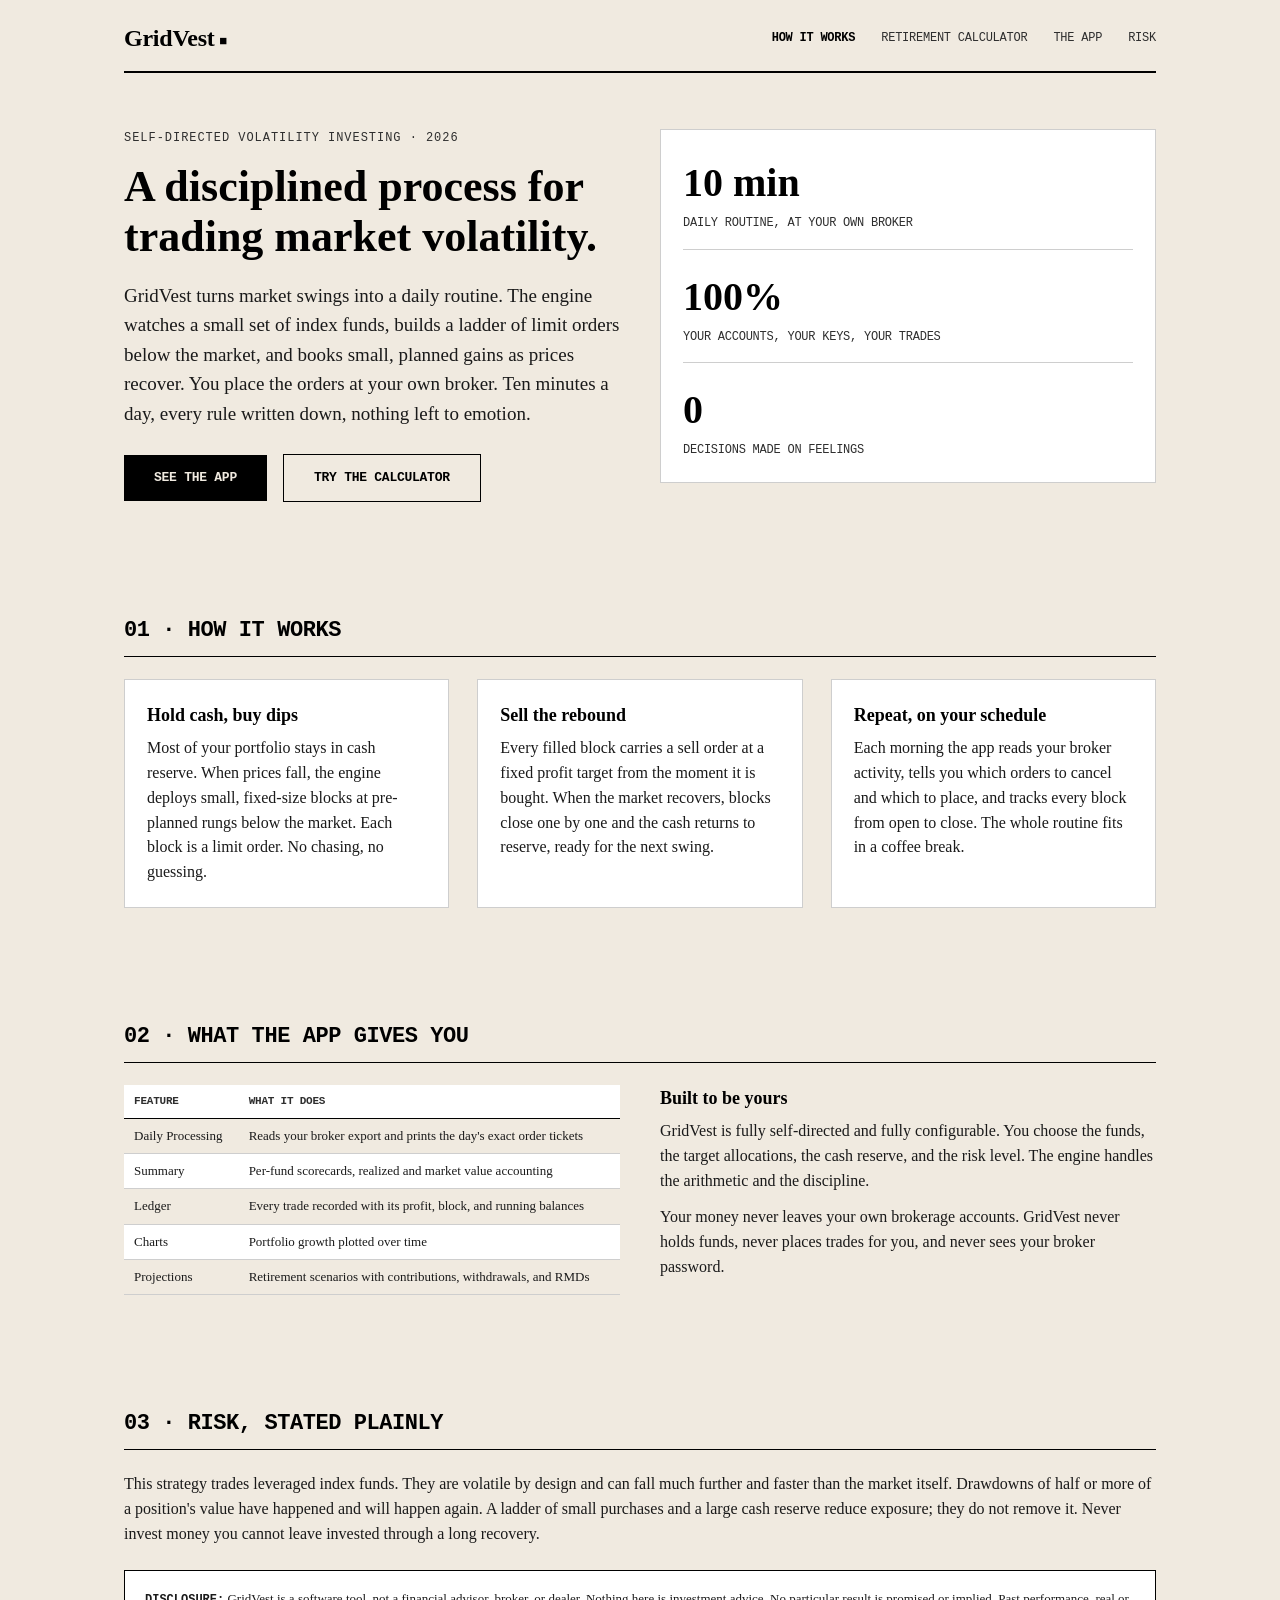
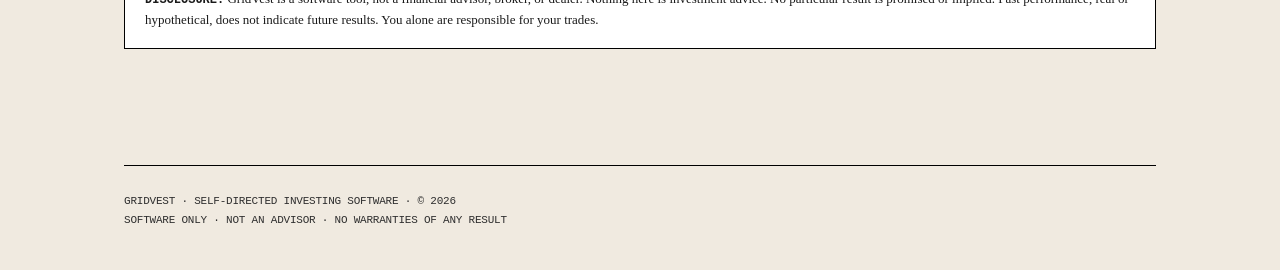
<file: index.html>
<!DOCTYPE html>
<html lang="en">
<head>
<meta charset="utf-8">
<meta name="viewport" content="width=device-width, initial-scale=1">
<title>GridVest · Disciplined Volatility Investing</title>
<link rel="stylesheet" href="theme.css">
</head>
<body>

<div class="wrap">
  <header class="topbar">
    <a class="wordmark" href="index.html">GridVest</a>
    <nav class="mainnav">
      <a href="index.html" class="active">How It Works</a>
      <a href="calculator.html">Retirement Calculator</a>
      <a href="app.html">The App</a>
      <a href="#disclosure">Risk</a>
    </nav>
  </header>

  <section class="block">
    <div class="grid2">
      <div>
        <div class="eyebrow">Self-Directed Volatility Investing · 2026</div>
        <h1 class="hero">A disciplined process for trading market volatility.</h1>
        <p class="lead" style="margin-top:18px">
          GridVest turns market swings into a daily routine. The engine watches a small set
          of index funds, builds a ladder of limit orders below the market, and books small,
          planned gains as prices recover. You place the orders at your own broker. Ten
          minutes a day, every rule written down, nothing left to emotion.
        </p>
        <p style="margin-top:26px">
          <a class="btn" href="app.html">See the app</a>
          &nbsp;&nbsp;
          <a class="btn btn--ghost" href="calculator.html">Try the calculator</a>
        </p>
      </div>
      <div>
        <div class="card">
          <div class="stat">10 min</div>
          <div class="stat-label">Daily routine, at your own broker</div>
          <hr style="border:none;border-top:1px solid var(--line);margin:16px 0">
          <div class="stat">100%</div>
          <div class="stat-label">Your accounts, your keys, your trades</div>
          <hr style="border:none;border-top:1px solid var(--line);margin:16px 0">
          <div class="stat">0</div>
          <div class="stat-label">Decisions made on feelings</div>
        </div>
      </div>
    </div>
  </section>

  <section class="block">
    <h2 class="section">01 · How it works</h2>
    <div class="grid3">
      <div class="card">
        <h3>Hold cash, buy dips</h3>
        <p>Most of your portfolio stays in cash reserve. When prices fall, the engine deploys
        small, fixed-size blocks at pre-planned rungs below the market. Each block is a limit
        order. No chasing, no guessing.</p>
      </div>
      <div class="card">
        <h3>Sell the rebound</h3>
        <p>Every filled block carries a sell order at a fixed profit target from the moment
        it is bought. When the market recovers, blocks close one by one and the cash returns
        to reserve, ready for the next swing.</p>
      </div>
      <div class="card">
        <h3>Repeat, on your schedule</h3>
        <p>Each morning the app reads your broker activity, tells you which orders to cancel
        and which to place, and tracks every block from open to close. The whole routine fits
        in a coffee break.</p>
      </div>
    </div>
  </section>

  <section class="block">
    <h2 class="section">02 · What the app gives you</h2>
    <div class="grid2">
      <div>
        <table class="data">
          <tr><th>Feature</th><th>What it does</th></tr>
          <tr><td>Daily Processing</td><td>Reads your broker export and prints the day's exact order tickets</td></tr>
          <tr><td>Summary</td><td>Per-fund scorecards, realized and market value accounting</td></tr>
          <tr><td>Ledger</td><td>Every trade recorded with its profit, block, and running balances</td></tr>
          <tr><td>Charts</td><td>Portfolio growth plotted over time</td></tr>
          <tr><td>Projections</td><td>Retirement scenarios with contributions, withdrawals, and RMDs</td></tr>
        </table>
      </div>
      <div>
        <h3>Built to be yours</h3>
        <p>GridVest is fully self-directed and fully configurable. You choose the funds, the
        target allocations, the cash reserve, and the risk level. The engine handles the
        arithmetic and the discipline.</p>
        <p style="margin-top:12px">Your money never leaves your own brokerage accounts. GridVest
        never holds funds, never places trades for you, and never sees your broker password.</p>
      </div>
    </div>
  </section>

  <section class="block" id="disclosure">
    <h2 class="section">03 · Risk, stated plainly</h2>
    <p>This strategy trades leveraged index funds. They are volatile by design and can fall
    much further and faster than the market itself. Drawdowns of half or more of a position's
    value have happened and will happen again. A ladder of small purchases and a large cash
    reserve reduce exposure; they do not remove it. Never invest money you cannot leave
    invested through a long recovery.</p>
    <div class="disclosure">
      <strong>Disclosure:</strong> GridVest is a software tool, not a financial advisor,
      broker, or dealer. Nothing here is investment advice. No particular result is promised
      or implied. Past performance, real or hypothetical, does not indicate future results.
      You alone are responsible for your trades.
    </div>
  </section>

  <footer class="site">
    <div class="legal">
      GridVest · Self-Directed Investing Software · © 2026<br>
      Software only · Not an advisor · No warranties of any result
    </div>
  </footer>
</div>

</body>
</html>
</file>
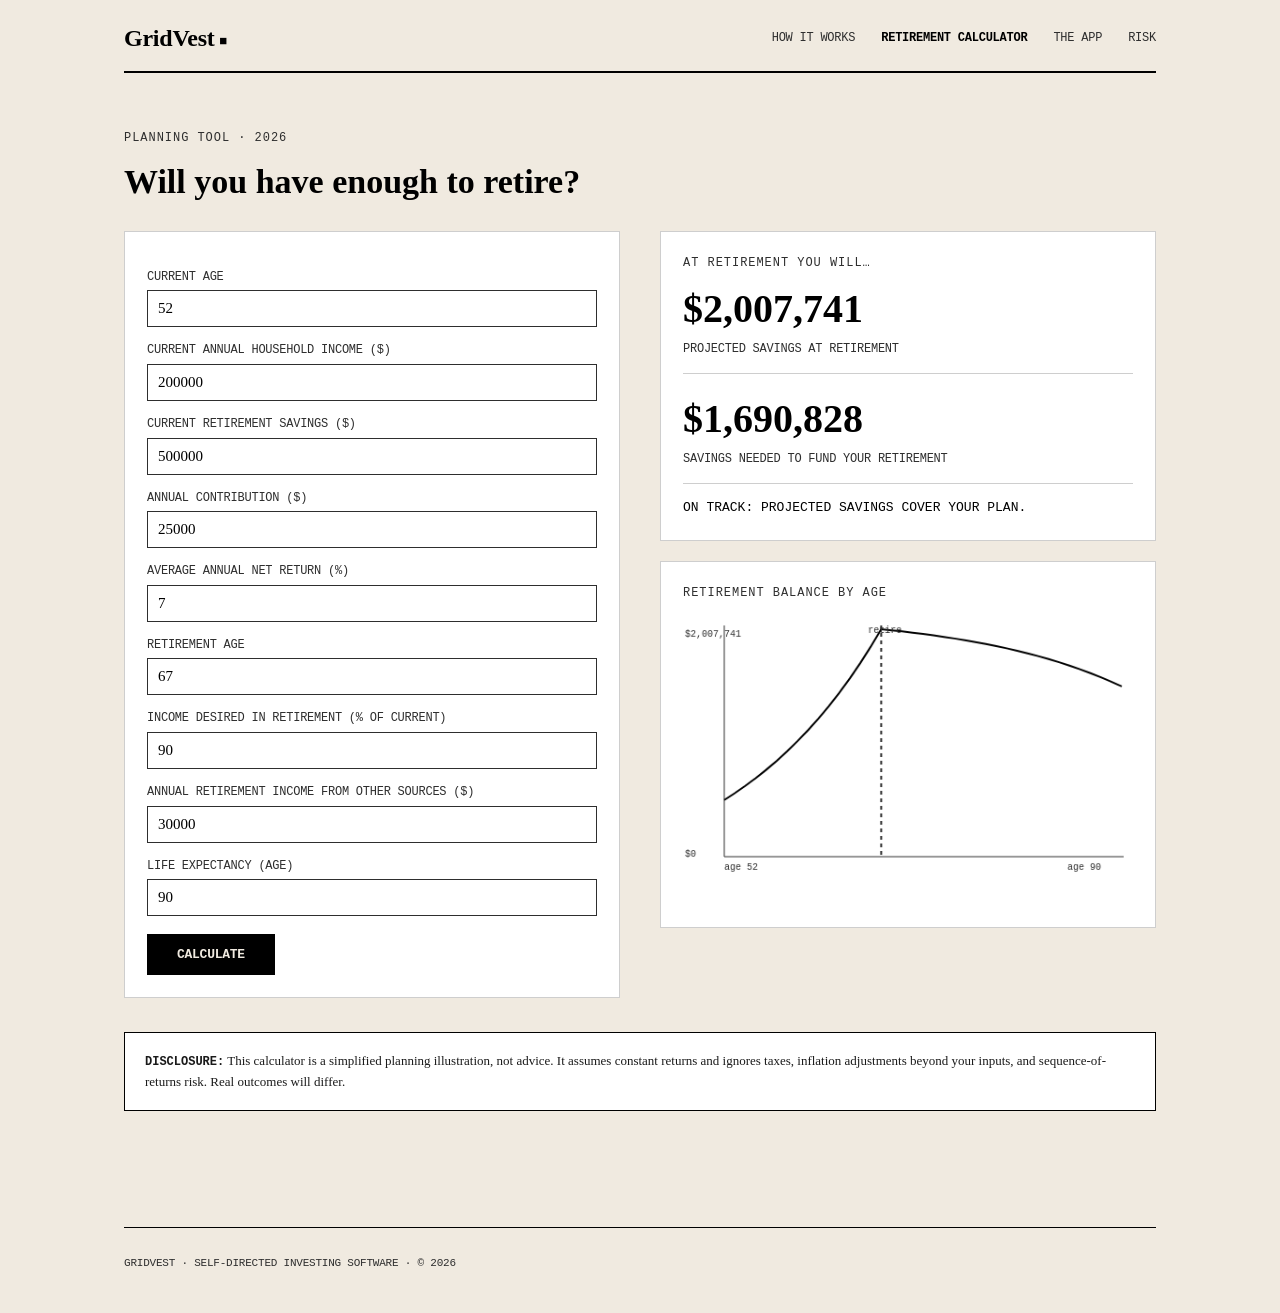
<file: calculator.html>
<!DOCTYPE html>
<html lang="en">
<head>
<meta charset="utf-8">
<meta name="viewport" content="width=device-width, initial-scale=1">
<title>GridVest · Retirement Calculator</title>
<link rel="stylesheet" href="theme.css">
</head>
<body>

<div class="wrap">
  <header class="topbar">
    <a class="wordmark" href="index.html">GridVest</a>
    <nav class="mainnav">
      <a href="index.html">How It Works</a>
      <a href="calculator.html" class="active">Retirement Calculator</a>
      <a href="app.html">The App</a>
      <a href="index.html#disclosure">Risk</a>
    </nav>
  </header>

  <section class="block">
    <div class="eyebrow">Planning Tool · 2026</div>
    <h1 class="hero" style="font-size:34px">Will you have enough to retire?</h1>

    <div class="grid2" style="margin-top:30px">
      <div class="card">
        <label class="field">Current age</label>
        <input type="number" id="age" value="52">
        <label class="field">Current annual household income ($)</label>
        <input type="number" id="income" value="200000">
        <label class="field">Current retirement savings ($)</label>
        <input type="number" id="savings" value="500000">
        <label class="field">Annual contribution ($)</label>
        <input type="number" id="contrib" value="25000">
        <label class="field">Average annual net return (%)</label>
        <input type="number" id="ret" value="7" step="0.5">
        <label class="field">Retirement age</label>
        <input type="number" id="retAge" value="67">
        <label class="field">Income desired in retirement (% of current)</label>
        <input type="number" id="pct" value="90">
        <label class="field">Annual retirement income from other sources ($)</label>
        <input type="number" id="other" value="30000">
        <label class="field">Life expectancy (age)</label>
        <input type="number" id="life" value="90">
        <p style="margin-top:18px"><button class="btn" onclick="calc()">Calculate</button></p>
      </div>

      <div>
        <div class="card" id="resultCard">
          <div class="eyebrow" style="margin-bottom:6px">At retirement you will…</div>
          <div class="stat" id="haveStat">–</div>
          <div class="stat-label">Projected savings at retirement</div>
          <hr style="border:none;border-top:1px solid var(--line);margin:14px 0">
          <div class="stat" id="needStat">–</div>
          <div class="stat-label">Savings needed to fund your retirement</div>
          <hr style="border:none;border-top:1px solid var(--line);margin:14px 0">
          <div style="font-family:var(--font-mono);font-size:13px;text-transform:uppercase" id="verdict"></div>
        </div>
        <div class="card" style="margin-top:20px">
          <div class="eyebrow">Retirement balance by age</div>
          <canvas id="chart" width="480" height="300" style="width:100%"></canvas>
        </div>
      </div>
    </div>

    <div class="disclosure" style="margin-top:34px">
      <strong>Disclosure:</strong> This calculator is a simplified planning illustration, not
      advice. It assumes constant returns and ignores taxes, inflation adjustments beyond your
      inputs, and sequence-of-returns risk. Real outcomes will differ.
    </div>
  </section>

  <footer class="site">
    <div class="legal">GridVest · Self-Directed Investing Software · © 2026</div>
  </footer>
</div>

<script>
const $ = id => document.getElementById(id);
const fmt = n => '$' + Math.round(n).toLocaleString();

function calc() {
  const age = +$('age').value, income = +$('income').value, savings = +$('savings').value;
  const contrib = +$('contrib').value, r = +$('ret').value / 100, retAge = +$('retAge').value;
  const pct = +$('pct').value / 100, other = +$('other').value, life = +$('life').value;

  const needIncome = income * pct;                 // desired retirement income
  const fromInvest = Math.max(0, needIncome - other);

  // Accumulate to retirement
  let bal = savings;
  const series = [{ age, bal }];
  for (let a = age + 1; a <= retAge; a++) { bal = bal * (1 + r) + contrib; series.push({ age: a, bal }); }
  const have = bal;

  // Needed: PV of withdrawals from retirement to life expectancy at return r
  const years = Math.max(1, life - retAge);
  const need = r > 0 ? fromInvest * (1 - Math.pow(1 + r, -years)) / r : fromInvest * years;

  // Drawdown after retirement
  for (let a = retAge + 1; a <= life; a++) { bal = bal * (1 + r) - fromInvest; series.push({ age: a, bal }); }

  $('haveStat').textContent = fmt(have);
  $('needStat').textContent = fmt(need);
  const ok = have >= need;
  $('verdict').textContent = ok
    ? 'On track: projected savings cover your plan.'
    : 'Shortfall: raise contributions, returns, or retirement age.';
  $('verdict').style.color = '#000000';

  drawChart(series, retAge);
}

function drawChart(series, retAge) {
  const c = $('chart'), x = c.getContext('2d');
  const W = c.width, H = c.height, P = 44;
  x.clearRect(0, 0, W, H);
  const vals = series.map(s => s.bal);
  const maxV = Math.max(...vals, 1), minV = Math.min(...vals, 0);
  const X = i => P + (W - P - 12) * i / (series.length - 1);
  const Y = v => H - P + (P + 14 - H) * (v - minV) / (maxV - minV);

  // axes
  x.strokeStyle = '#2E2E2E'; x.lineWidth = 1;
  x.beginPath(); x.moveTo(P, 10); x.lineTo(P, H - P); x.lineTo(W - 10, H - P); x.stroke();
  // zero line
  if (minV < 0) { x.strokeStyle = '#CECECE'; x.beginPath(); x.moveTo(P, Y(0)); x.lineTo(W - 10, Y(0)); x.stroke(); }

  // line
  x.strokeStyle = '#000000'; x.lineWidth = 2; x.beginPath();
  series.forEach((s, i) => i ? x.lineTo(X(i), Y(s.bal)) : x.moveTo(X(i), Y(s.bal)));
  x.stroke();

  // retirement marker
  const ri = series.findIndex(s => s.age === retAge);
  if (ri > 0) {
    x.strokeStyle = '#2E2E2E'; x.setLineDash([4, 4]);
    x.beginPath(); x.moveTo(X(ri), 10); x.lineTo(X(ri), H - P); x.stroke(); x.setLineDash([]);
  }

  // labels
  x.fillStyle = '#2E2E2E'; x.font = '10px Courier New';
  x.fillText(fmt(maxV), 2, Y(maxV) + 8);
  x.fillText(fmt(minV), 2, Y(minV));
  x.fillText('age ' + series[0].age, P, H - P + 14);
  x.fillText('age ' + series[series.length - 1].age, W - 70, H - P + 14);
  if (ri > 0) x.fillText('retire', X(ri) - 14, 10 + 8);
}

calc();
</script>

</body>
</html>
</file>
<file: theme.css>
/* ============================================================
   GRIDVEST DESIGN TOKENS
   Edit this file to rebrand the entire site. Nothing else
   needs to change: every page reads these variables.
   ============================================================ */
:root {
  /* Brand */
  --brand-name: "GridVest";

  /* Surfaces */
  --paper:        #F0EAE0;   /* page background (cream) */
  --paper-alt:    #FFFFFF;   /* alternating table rows / cards */
  --paper-inset:  #F5F5F5;   /* inset panels */

  /* Ink */
  --ink:          #000000;   /* headlines, primary text */
  --ink-body:     #1A1A1A;   /* body copy */
  --ink-label:    #2E2E2E;   /* secondary labels, chrome */

  /* Accent — rules and stripes only, never text */
  --accent:       #000000;

  /* Functional data colors (tables only) */
  --buy-bg:       #DCE8D4;   /* muted sage for buy rows */
  --sell-bg:      #EBD6D2;   /* muted clay for sell rows */
  --line:         #CECECE;   /* hairlines */

  /* Type */
  --font-display: Georgia, 'Times New Roman', serif;
  --font-body:    Georgia, 'Times New Roman', serif;
  --font-mono:    'Courier New', Courier, monospace;

  /* Scale */
  --size-hero:    44px;
  --size-h2:      22px;      /* half of hero, per canon */
  --size-body:    16px;
  --size-label:   12px;
  --track-mono:   -0.02em;   /* compress Courier New */
  --radius:       0;         /* no rounded corners */
  --maxw:         1080px;
}

/* ---------- Reset-ish ---------- */
* { box-sizing: border-box; margin: 0; padding: 0; }
html { scroll-behavior: smooth; }
body {
  background: var(--paper);
  color: var(--ink-body);
  font-family: var(--font-body);
  font-size: var(--size-body);
  line-height: 1.55;
}
a { color: var(--ink); }
img { max-width: 100%; }

/* ---------- Chrome ---------- */
.wrap { max-width: var(--maxw); margin: 0 auto; padding: 0 24px; }

.topbar {
  display: flex; justify-content: space-between; align-items: center;
  padding: 20px 0 14px;
  border-bottom: 2px solid var(--accent);
}
.wordmark {
  font-family: var(--font-display);
  font-weight: bold; font-size: 24px; color: var(--ink);
  text-decoration: none; letter-spacing: -0.01em;
}
.wordmark::after { content: "\25A0"; font-size: 0.55em; margin-left: 0.35em; position: relative; top: -0.1em; }
nav.mainnav { display: flex; gap: 26px; }
nav.mainnav a {
  font-family: var(--font-mono); letter-spacing: var(--track-mono);
  font-size: var(--size-label); text-transform: uppercase;
  color: var(--ink-label); text-decoration: none;
}
nav.mainnav a:hover, nav.mainnav a.active { color: var(--ink); font-weight: bold; }

.eyebrow {
  font-family: var(--font-mono); letter-spacing: 0.08em;
  font-size: var(--size-label); text-transform: uppercase;
  color: var(--ink-label); margin-bottom: 14px;
}

h1.hero {
  font-family: var(--font-display); font-size: var(--size-hero);
  line-height: 1.15; color: var(--ink); font-weight: bold;
}
h2.section {
  font-family: var(--font-mono); letter-spacing: var(--track-mono);
  font-size: var(--size-h2); text-transform: uppercase; color: var(--ink);
  padding-bottom: 8px; border-bottom: 1px solid var(--accent);
  margin-bottom: 22px;
}
h3 { font-family: var(--font-display); font-size: 18px; color: var(--ink); margin-bottom: 6px; }

.lead { font-size: 19px; color: var(--ink-body); }

.btn {
  display: inline-block; background: var(--ink); color: var(--paper);
  font-family: var(--font-mono); letter-spacing: var(--track-mono);
  text-transform: uppercase; font-size: 13px; font-weight: bold;
  padding: 13px 30px; text-decoration: none; border: none; cursor: pointer;
}
.btn:hover { background: #2E2E2E; }
.btn--ghost { background: none; color: var(--ink); border: 1px solid var(--ink); }

/* ---------- Layout helpers ---------- */
section.block { padding: 56px 0; }
.grid2 { display: grid; grid-template-columns: 1fr 1fr; gap: 40px; }
.grid3 { display: grid; grid-template-columns: repeat(3, 1fr); gap: 28px; }
@media (max-width: 800px) { .grid2, .grid3 { grid-template-columns: 1fr; } }

.card {
  background: var(--paper-alt); border: 1px solid var(--line);
  padding: 22px;
}
.stat {
  font-family: var(--font-display); font-size: 40px; font-weight: bold; color: var(--ink);
}
.stat-label {
  font-family: var(--font-mono); letter-spacing: var(--track-mono);
  font-size: var(--size-label); text-transform: uppercase; color: var(--ink-label);
}

/* ---------- Data tables ---------- */
table.data {
  width: 100%; border-collapse: collapse; background: var(--paper-alt);
  font-size: 13px;
}
table.data th {
  font-family: var(--font-mono); letter-spacing: var(--track-mono);
  font-size: 11px; text-transform: uppercase; color: var(--ink-label);
  text-align: left; padding: 8px 10px; border-bottom: 1px solid var(--accent);
}
table.data td { padding: 7px 10px; border-bottom: 1px solid var(--line); color: var(--ink-body); }
table.data tr:nth-child(even) td { background: var(--paper); }
table.data td.num { text-align: right; font-variant-numeric: tabular-nums; }
table.data tr.buy td { background: var(--buy-bg); }
table.data tr.sell td { background: var(--sell-bg); }

/* ---------- Forms ---------- */
label.field {
  display: block; font-family: var(--font-mono); letter-spacing: var(--track-mono);
  font-size: var(--size-label); text-transform: uppercase; color: var(--ink-label);
  margin: 14px 0 4px;
}
input[type="number"], input[type="text"], select {
  width: 100%; padding: 9px 10px; font-family: var(--font-body); font-size: 15px;
  border: 1px solid var(--ink-label); background: var(--paper-alt); color: var(--ink);
}

/* ---------- Footer ---------- */
footer.site {
  margin-top: 60px; padding: 26px 0 40px;
  border-top: 1px solid var(--accent);
}
footer.site .legal {
  font-family: var(--font-mono); letter-spacing: var(--track-mono);
  font-size: 11px; color: var(--ink-label); text-transform: uppercase; line-height: 1.7;
}
.disclosure {
  background: var(--paper-alt); border: 1px solid var(--ink);
  padding: 18px 20px; font-size: 13px; color: var(--ink-body); margin-top: 24px;
}
.disclosure strong { font-family: var(--font-mono); text-transform: uppercase; font-size: 12px; }
</file>
